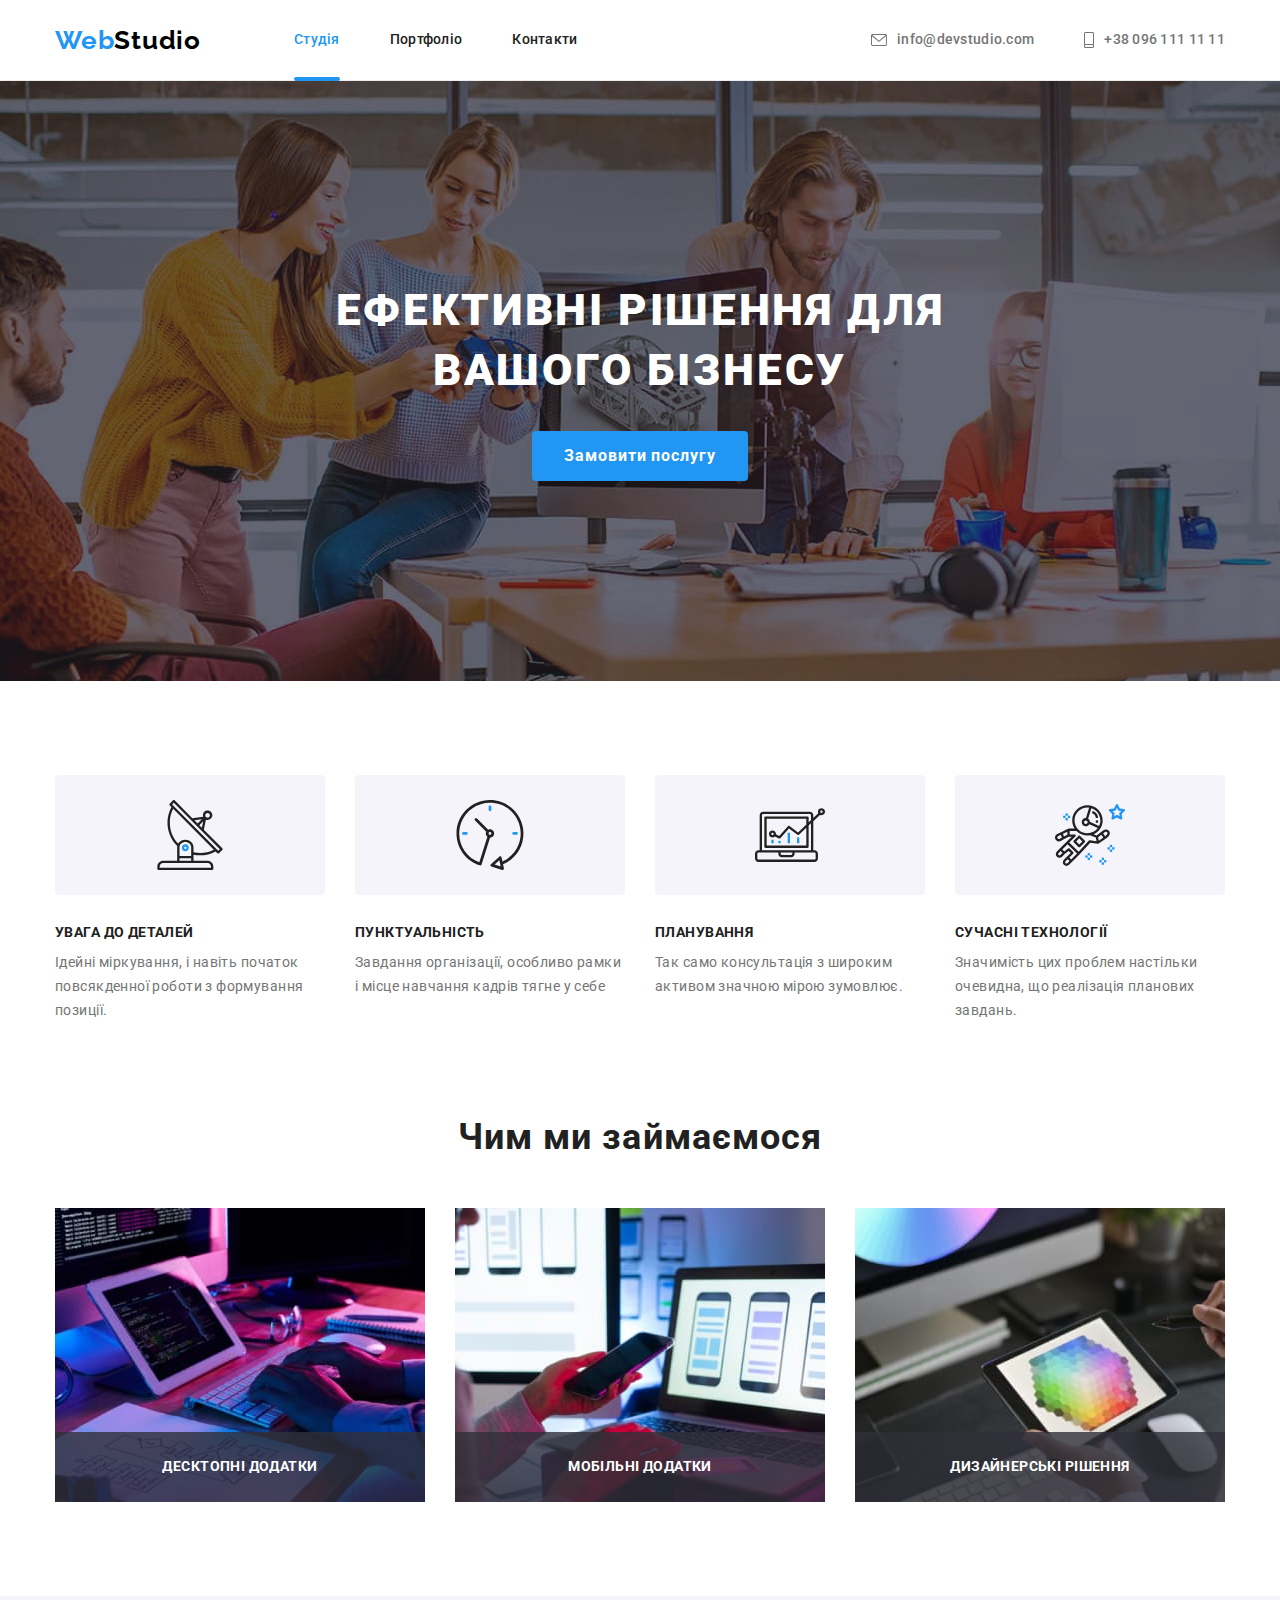
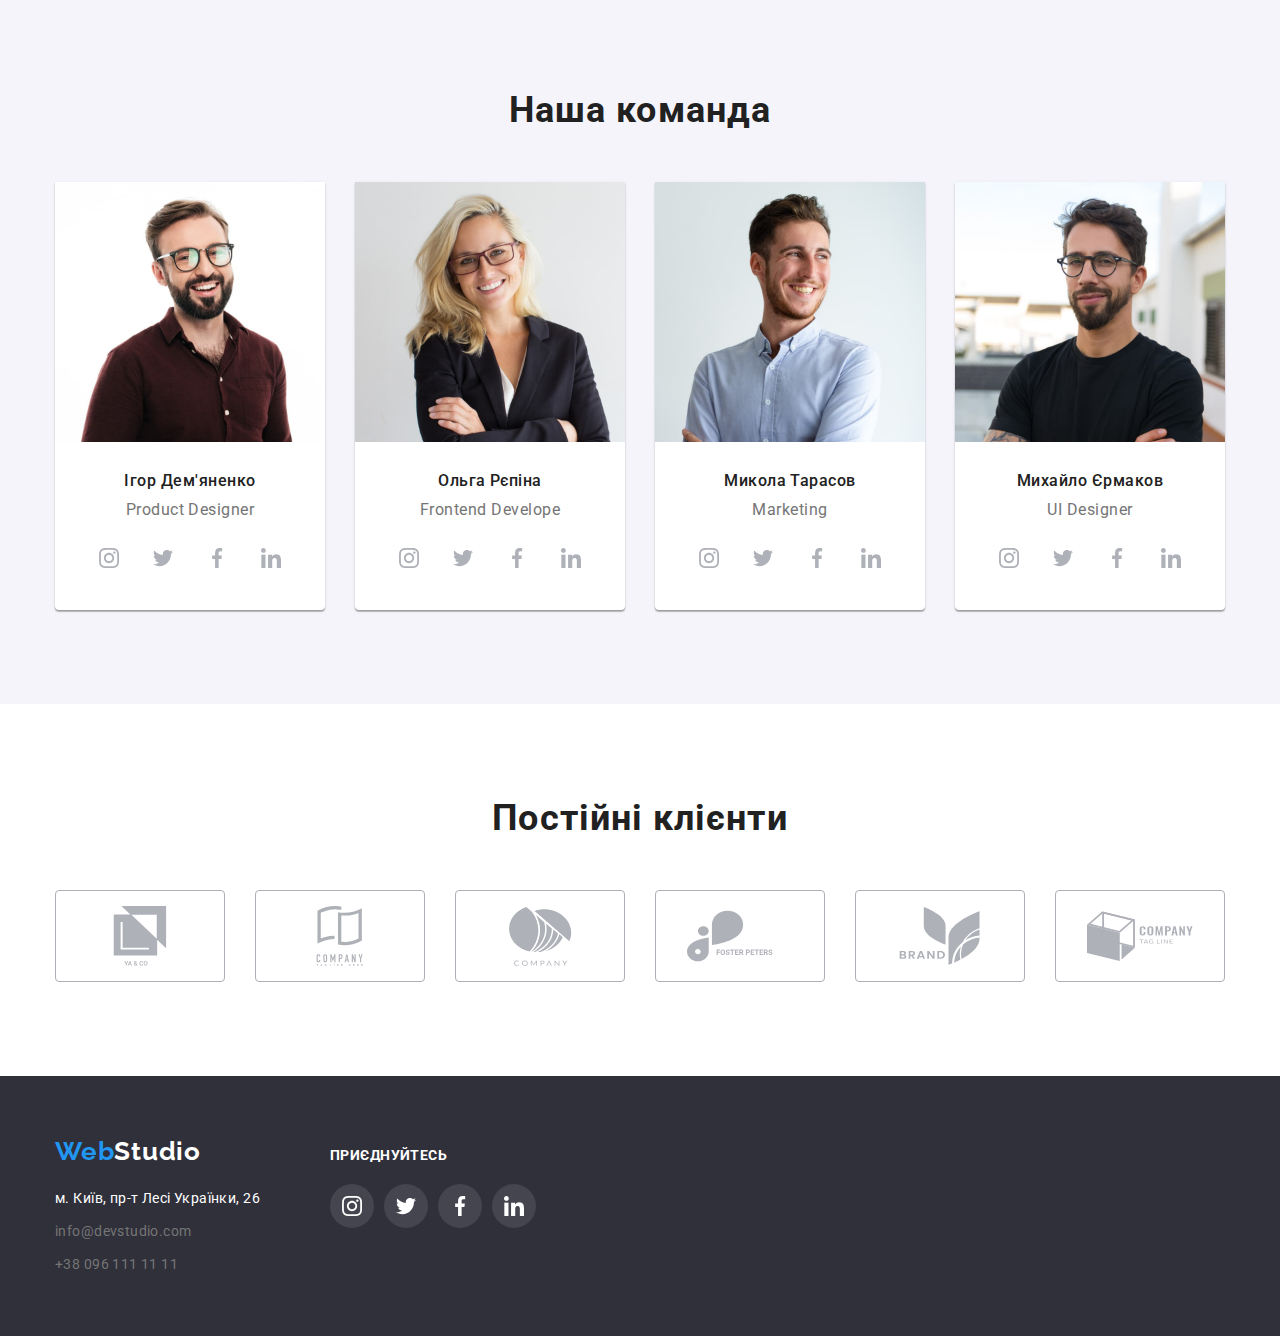
<file: index.html>
<!DOCTYPE html>
<html lang="en">

<head>
    <meta charset="UTF-8">
    <meta http-equiv="X-UA-Compatible" content="IE=edge">
    <meta name="viewport" content="width=device-width, initial-scale=1.0">
    <title>Document</title>
    <link rel="stylesheet" href="https://cdn.jsdelivr.net/npm/modern-normalize@1.1.0/modern-normalize.min.css">
    <link href="https://fonts.googleapis.com/css2?family=Raleway:wght@700&family=Roboto:wght@400;500;700;900&display=swap" rel="stylesheet">
    <link rel="stylesheet" href="./css/styles.css">

</head>

<body class="page">
    <!-- ____heaer____ -->
    <header class="header-border">
        <div class="container menu">
            <a href="./index.html" class="logo-oll"><span class="logo-blue">Web</span>Studio</a>
            <nav>

                <ul class="navigation-menu list">
                    <li class="navigation-menu-point"><a href="./index.html" class="navigation-link current">Студія</a></li>
                    <li><a href="./portfolio.html" class="navigation-link ">Портфоліо</a></li>
                    <li><a href="" class="navigation-link">Контакти</a></li>
                </ul>
            </nav>


            <ul class="contact-list list">

                <li class="contact-point">
                    <a href="mailto:info@devstudio.com" class="top-list top-mail">
                        <svg class="contact-svg " width="16" height="12">
                            <use href="./images/svg/symbol-defs.svg#icon-envelope"></use> 
                     </svg> info@devstudio.com
                    </a>
                </li>
                <li class="contact-point">

                    <a href="tel:++380961111111" class="top-list top-phone">
                        <svg class="contact-svg " width="10" height="16">
                            <use href="./images/svg/symbol-defs.svg#icon-phone"></use> 
                     </svg>+38 096 111 11 11
                    </a>
                </li>
            </ul>
        </div>


    </header>
    <main>


        <!-- __hero__ -->
        <section class="hero hero-bcg ">
            <div class="container  ">
                <h1 class="hero-title ">Ефективні рішення для <br> вашого бізнесу</h1>
                <button type="button " class="hero-button " data-modal-open>Замовити послугу</button>
            </div>
        </section>
        <!-- __features__ -->
        <section class="section">

            <div class="container">
                <h2 class="visible">Особливості</h2>
                <ul class="features list ">
                    <li class="features-item">
                        <div class="features-svg">
                            <svg class="" width="70" height="70">
                            <use href="./images/svg/symbol-defs.svg#icon-antenna-1"></use> 
                        </svg>
                        </div>
                        <h3 class="features-title ">УВАГА ДО ДЕТАЛЕЙ</h3>
                        <p class="features-text ">Ідейні міркування, і навіть початок повсякденної роботи з формування позиції.</p>
                    </li>
                    <li class="features-item">
                        <div class="features-svg">
                            <svg class="" width="70" height="70">
                            <use href="./images/svg/symbol-defs.svg#icon-clock-1"></use> 
                        </svg>
                        </div>
                        <h3 class="features-title ">ПУНКТУАЛЬНІСТЬ</h3>
                        <p class="features-text ">Завдання організації, особливо рамки і місце навчання кадрів тягне у себе</p>
                    </li>
                    <li class="features-item">
                        <div class="features-svg">
                            <svg class="" width="70" height="70">
                            <use href="./images/svg/symbol-defs.svg#icon-laptop"></use> 
                        </svg>
                        </div>
                        <h3 class="features-title ">ПЛАНУВАННЯ</h3>
                        <p class="features-text ">Так само консультація з широким активом значною мірою зумовлює.</p>
                    </li>
                    <li class="features-item">
                        <div class="features-svg">
                            <svg class="" width="70" height="70">
                            <use href="./images/svg/symbol-defs.svg#icon-astronaut-1"></use> 
                        </svg>
                        </div>
                        <h3 class="features-title ">СУЧАСНІ ТЕХНОЛОГІЇ</h3>
                        <p class="features-text ">Значимість цих проблем настільки очевидна, що реалізація планових завдань.</p>
                    </li>

                </ul>
            </div>
        </section>
        <!-- __projects__ -->
        <section class="projects section ">
            <div class="container">
                <h2 class="projects-title ">Чим ми займаємося</h2>
                <ul class="list projects-list ">
                    <li class="project-item ">
                        <div class="project-item-wrapper">
                            <img src="./images/box1.jpg" alt="close-up-image-programer-working-his-desk-office " width="370 ">
                            <p class="project-item-text overlay">Десктопні додатки</p>
                        </div>
                    </li>
                    <li class="project-item ">
                        <div class="project-item-wrapper">
                            <img src="./images/box2.jpg " alt="designers-are-developing-application-smartphones-interface-mobile-phones " width="370 ">
                            <p class="project-item-text overlay">Мобільні додатки</p>
                        </div>
                    </li>
                    <li class="project-item ">
                        <div class="project-item-wrapper">
                            <img src="./images/box3.jpg " alt="artist-web-design-with-working-colour-selection-graphic-tablett " width="370 ">
                            <p class="project-item-text overlay">Дизайнерські рішення</p>
                        </div>
                    </li>
                </ul>
            </div>

        </section>
        <!-- __team___ -->
        <section class="team section ">
            <div class="container ">
                <h2 class="team-title ">Наша команда</h2>
                <ul class="team-list list ">
                    <li class="card">
                        <img src="./images/img(2).jpg " alt="portrait_photo_Igor_Demyanenko " width="270 ">
                        <div class="box">
                            <h3 class="team-member ">Ігор Дем'яненко</h3>
                            <p class="team-position ">Product Designer</p>
                            <ul class="social-list list">
                                <li class="social-list-item">
                                    <a href="" class="social-list-link">
                                        <svg class="social-list-icon" width="20" height="20" aria-label="instagram" lang="en">
                                            <use href="./images/svg/symbol-defs.svg#icon-insta"></use>
                                        </svg>
                                    </a>
                                </li>
                                <li class="social-list-item">
                                    <a href="" class="social-list-link">
                                        <svg class="social-list-icon" width="20" height="20" aria-label="twitter" lang="en">
                                            <use href="./images/svg/symbol-defs.svg#icon-twitter-1"></use>
                                        </svg>
                                    </a>
                                </li>
                                <li class="social-list-item">
                                    <a href="" class="social-list-link">
                                        <svg class="social-list-icon" width="20" height="20" aria-label="facbeook" lang="en">
                                            <use href="./images/svg/symbol-defs.svg#icon-facebook-1"></use>
                                        </svg>
                                    </a>
                                </li>
                                <li class="social-list-item">
                                    <a href="" class="social-list-link">
                                        <svg class="social-list-icon" width="20" height="20" aria-label="linkein" lang="en">
                                            <use href="./images/svg/symbol-defs.svg#icon-linkedin-1"></use>
                                        </svg>
                                    </a>
                                </li>
                            </ul>
                        </div>
                    </li>

                    <li class="card">
                        <img src="./images/img(1).jpg " alt="portrait_photo_Olha_Repina " width="270 ">
                        <div class="box">
                            <h3 class="team-member ">Ольга Рєпіна</h3>
                            <p class="team-position ">Frontend Develope</p>
                            <ul class="social-list list">
                                <li class="social-list-item">
                                    <a href="" class="social-list-link">
                                        <svg class="social-list-icon" width="20" height="20" aria-label="instagram" lang="en">
                                            <use href="./images/svg/symbol-defs.svg#icon-insta"></use>
                                        </svg>
                                    </a>
                                </li>
                                <li class="social-list-item">
                                    <a href="" class="social-list-link">
                                        <svg class="social-list-icon" width="20" height="20" aria-label="twitter" lang="en">
                                            <use href="./images/svg/symbol-defs.svg#icon-twitter-1"></use>
                                        </svg>
                                    </a>
                                </li>
                                <li class="social-list-item">
                                    <a href="" class="social-list-link">
                                        <svg class="social-list-icon" width="20" height="20" aria-label="facbeook" lang="en">
                                            <use href="./images/svg/symbol-defs.svg#icon-facebook-1"></use>
                                        </svg>
                                    </a>
                                </li>
                                <li class="social-list-item">
                                    <a href="" class="social-list-link">
                                        <svg class="social-list-icon" width="20" height="20" aria-label="linkein" lang="en">
                                            <use href="./images/svg/symbol-defs.svg#icon-linkedin-1"></use>
                                        </svg>
                                    </a>
                                </li>
                            </ul>
                        </div>
                    </li>

                    <li class="card">
                        <img src=" ./images/img.jpg " alt="portrait_photo_Mykola_Tarasov " width="270 ">
                        <div class="box">
                            <h3 class="team-member ">Микола Тарасов</h3>
                            <p class="team-position ">Marketing</p>
                            <ul class="social-list list">
                                <li class="social-list-item">
                                    <a href="" class="social-list-link">
                                        <svg class="social-list-icon" width="20" height="20" aria-label="instagram" lang="en">
                                            <use href="./images/svg/symbol-defs.svg#icon-insta"></use>
                                        </svg>
                                    </a>
                                </li>
                                <li class="social-list-item">
                                    <a href="" class="social-list-link">
                                        <svg class="social-list-icon" width="20" height="20" aria-label="twitter" lang="en">
                                            <use href="./images/svg/symbol-defs.svg#icon-twitter-1"></use>
                                        </svg>
                                    </a>
                                </li>
                                <li class="social-list-item">
                                    <a href="" class="social-list-link">
                                        <svg class="social-list-icon" width="20" height="20" aria-label="facbeook" lang="en">
                                            <use href="./images/svg/symbol-defs.svg#icon-facebook-1"></use>
                                        </svg>
                                    </a>
                                </li>
                                <li class="social-list-item">
                                    <a href="" class="social-list-link">
                                        <svg class="social-list-icon" width="20" height="20" aria-label="linkein" lang="en">
                                            <use href="./images/svg/symbol-defs.svg#icon-linkedin-1"></use>
                                        </svg>
                                    </a>
                                </li>
                            </ul>
                        </div>
                    </li>

                    <li class="card">
                        <img src="./images/img(3).jpg " alt="portrait_photo_Mykhaylo_Ermakov " width="270 ">
                        <div class="box">
                            <h3 class="team-member ">Михайло Єрмаков</h3>
                            <p class="team-position ">UI Designer</p>
                            <ul class="social-list list">
                                <li class="social-list-item">
                                    <a href="" class="social-list-link">
                                        <svg class="social-list-icon" width="20" height="20" aria-label="instagram" lang="en">
                                            <use href="./images/svg/symbol-defs.svg#icon-insta"></use>
                                        </svg>
                                    </a>
                                </li>
                                <li class="social-list-item">
                                    <a href="" class="social-list-link">
                                        <svg class="social-list-icon" width="20" height="20" aria-label="twitter" lang="en">
                                            <use href="./images/svg/symbol-defs.svg#icon-twitter-1"></use>
                                        </svg>
                                    </a>
                                </li>
                                <li class="social-list-item">
                                    <a href="" class="social-list-link">
                                        <svg class="social-list-icon" width="20" height="20" aria-label="facbeook" lang="en">
                                            <use href="./images/svg/symbol-defs.svg#icon-facebook-1"></use>
                                        </svg>
                                    </a>
                                </li>
                                <li class="social-list-item">
                                    <a href="" class="social-list-link">
                                        <svg class="social-list-icon" width="20" height="20" aria-label="linkein" lang="en">
                                            <use href="./images/svg/symbol-defs.svg#icon-linkedin-1"></use>
                                        </svg>
                                    </a>
                                </li>
                            </ul>
                        </div>
                    </li>
                </ul>
            </div>
        </section>
        <!-- __clients___ -->
        <section class="section">
            <div class="container">
                <h2 class="client-title">Постійні клієнти</h2>
                <ul class="client-list list">
                    <li class="client-point">
                        <a href="" class="client-list-link">
                            <svg class="client-list-icon" width="106" height="60">
                        <use href="./images/svg/symbol-defs.svg#icon-client_ya_co"></use>
                    </svg>
                        </a>
                    </li>
                    <li class="client-point">
                        <a href="" class="client-list-link">
                            <svg class="client-list-icon" width="106" height="60">
                        <use href="./images/svg/symbol-defs.svg#icon-client2_tagline-here"></use>
                    </svg>
                        </a>
                    </li>
                    <li class="client-point">
                        <a href="" class="client-list-link">
                            <svg class="client-list-icon" width="106" height="60">
                        <use href="./images/svg/symbol-defs.svg#icon-client_company"></use>
                    </svg>
                        </a>
                    </li>
                    <li class="client-point">
                        <a href="" class="client-list-link">
                            <svg class="client-list-icon" width="106" height="60">
                        <use href="./images/svg/symbol-defs.svg#icon-client-foster"></use>
                    </svg>
                        </a>
                    </li>
                    <li class="client-point">
                        <a href="" class="client-list-link">
                            <svg class="client-list-icon" width="106" height="60">
                        <use href="./images/svg/symbol-defs.svg#icon-client_brand"></use>
                    </svg>
                        </a>
                    </li>
                    <li class="client-point">
                        <a href="" class="client-list-link">
                            <svg class="client-list-icon" width="106" height="60">
                        <use href="./images/svg/symbol-defs.svg#icon-client_company_tag_line"></use>
                    </svg>
                        </a>

                </ul>
            </div>
        </section>


    </main>
    <!-- ____footer____ -->
    <footer class="temporary-bcg footer ">

        <div class="container footer-box ">
            <div class="footer-contact footer-list ">
                <a href="./index.html " class="logo-footer "><span class="logo-blue ">Web</span>Studio</a>

                <address class="adress">
              <ul class="add-list list ">
                <li><a href="https://www.google.com/maps?q=%D0%BC.+%D0%9A%D0%B8%D1%97%D0%B2,+%D0%BF%D1%80-%D1%82+%D0%9B%D0%B5%D1%81%D1%96+%D0%A3%D0%BA%D1%80%D0%B0%D1%97%D0%BD%D0%BA%D0%B8,+26&um=1&ie=UTF-8&sa=X&ved=2ahUKEwjc1Y7t9KX6AhUMiYsKHZ-zAWIQ_AUoAXoECAEQAw
                " class="bottom-street ">м. Київ, пр-т Лесі Українки, 26</a></li>
                <li><a href="mailto:info@devstudio.com " class="list-bottom ">info@devstudio.com</a></li>
                <li><a href="tel:++380961111111 " class="list-bottom ">+38 096 111 11 11</a></li>
               </ul>
            
            </address>
            </div>

            <div class="social-link-footer">
                <h2 class="social-link-title">приєднуйтесь</h2>
                <ul class="social-list-footer list">
                    <li class="social-list-footer-item">
                        <a href="" class="social-list-footer-link">
                            <svg class="social-list-footer-icon" width="20" height="20" aria-label="instagram" lang="en">
                                            <use href="./images/svg/symbol-defs.svg#icon-insta"></use>
                            </svg>
                        </a>
                    </li>
                    <li class="social-list-footer-item">
                        <a href="" class="social-list-footer-link">
                            <svg class="social-list-footer-icon" width="20" height="20" aria-label="twitter" lang="en">
                                            <use href="./images/svg/symbol-defs.svg#icon-twitter-1"></use>
                            </svg>
                        </a>
                    </li>
                    <li class="social-list-footer-item">
                        <a href="" class="social-list-footer-link">
                            <svg class="social-list-footer-icon" width="20" height="20" aria-label="facbeook" lang="en">
                                            <use href="./images/svg/symbol-defs.svg#icon-facebook-1"></use>
                            </svg>
                        </a>
                    </li>
                    <li class="social-list-footer-item">
                        <a href="" class="social-list-footer-link">
                            <svg class="social-list-footer-icon" width="20" height="20" aria-label="linkein" lang="en">
                                            <use href="./images/svg/symbol-defs.svg#icon-linkedin-1"></use>
                            </svg>
                        </a>
                    </li>
                </ul>
            </div>
            </li>
            </ul>
        </div>

        </div>


    </footer>
    <!-- _____backrop_____ -->
    <div class="backdrop is-hidden" data-modal>
        <div class="modal">
            <button type="button" class="modal-close-btn" data-modal-close>
                <svg class="modal-close-icon" width="10" height="10">
                    <use href="./images/svg/symbol-defs.svg#icon-close"></use>
                </svg>
            </button>
        </div>
    </div>
    <script src="./modal.js/modal.js"></script>
</body>

</html>
</file>
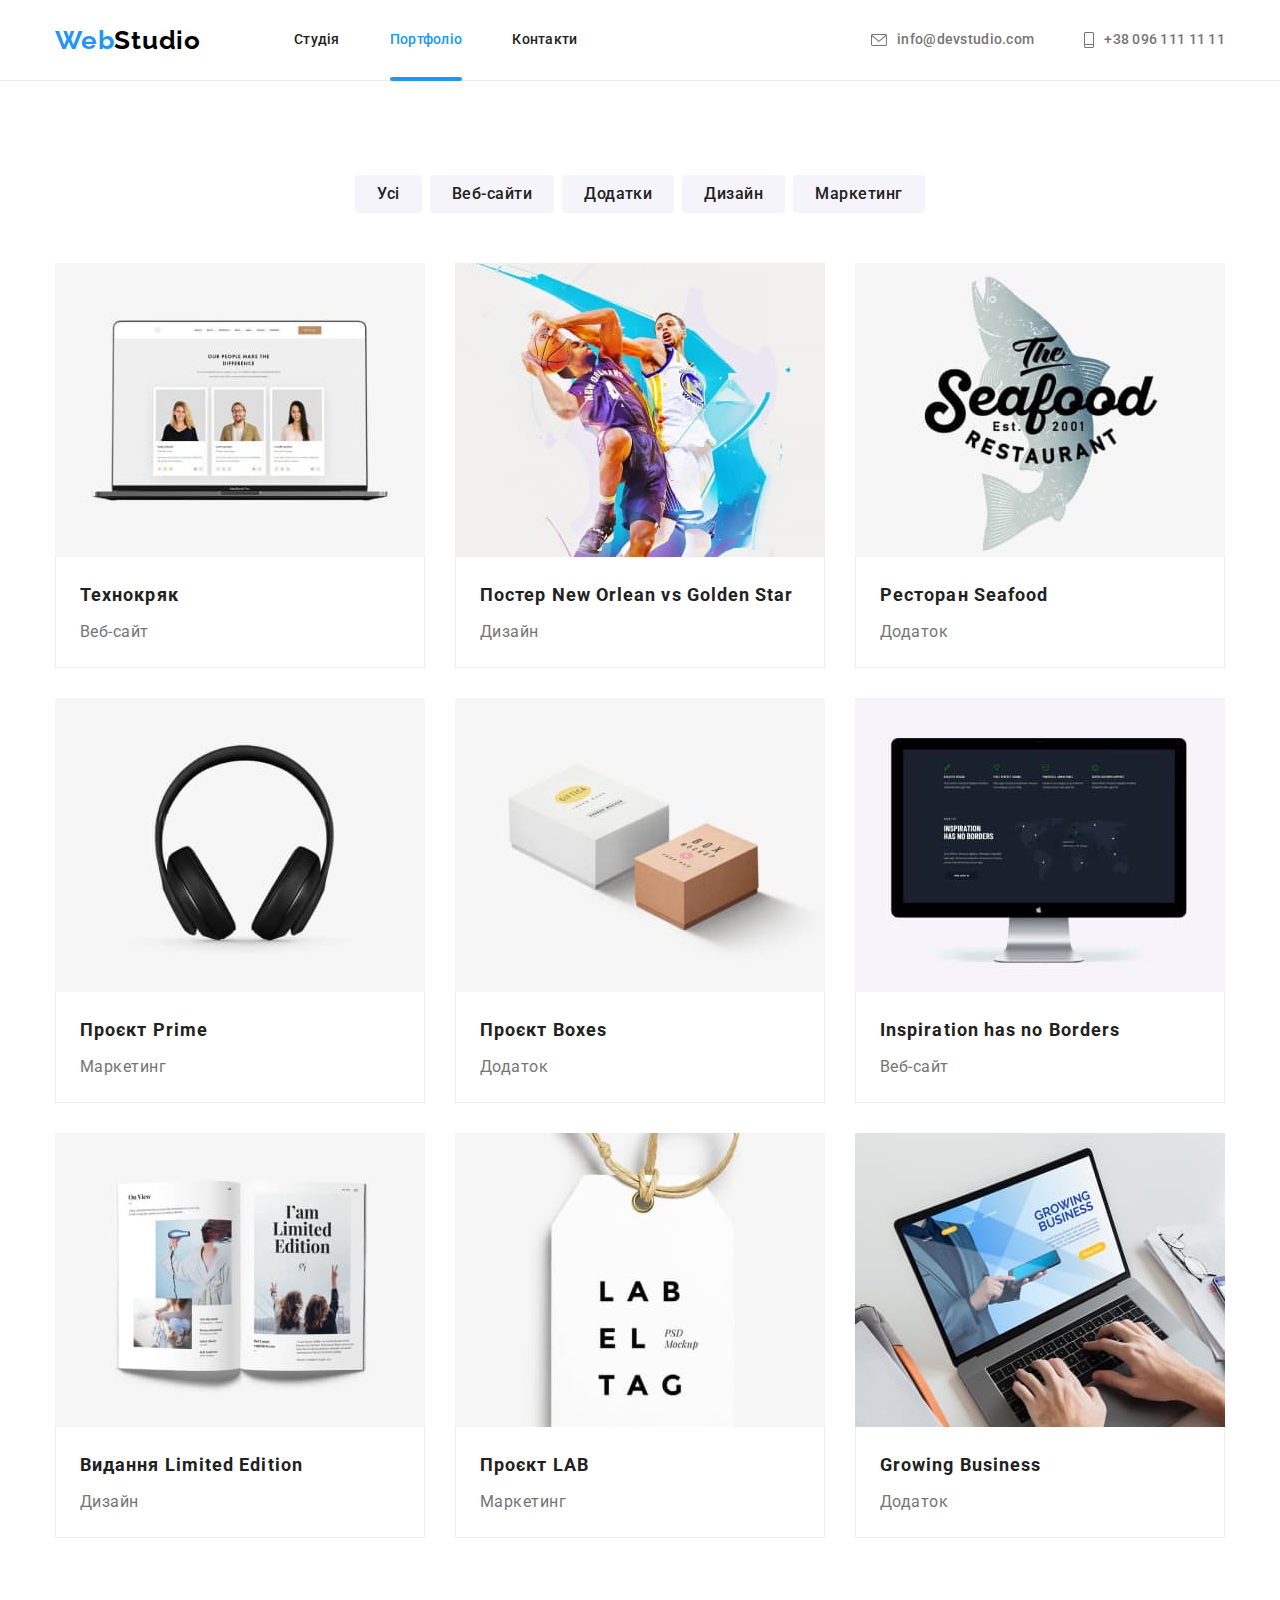
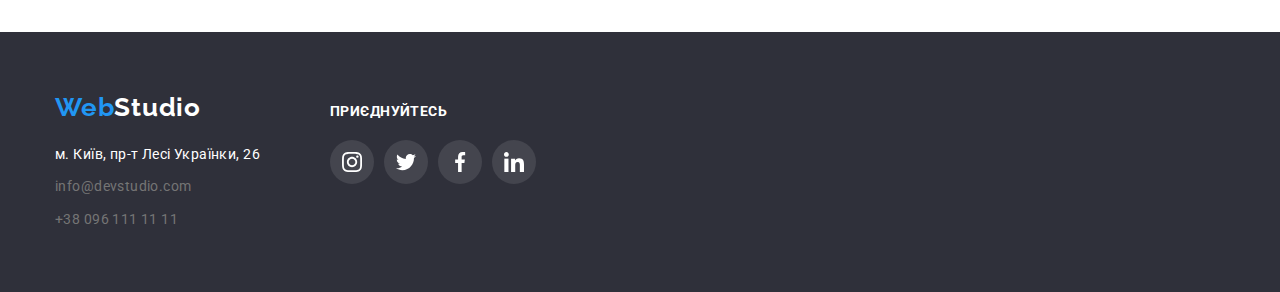
<file: portfolio.html>
<!DOCTYPE html>
<html lang="en">

<head>
    <meta charset="UTF-8">
    <meta http-equiv="X-UA-Compatible" content="IE=edge">
    <meta name="viewport" content="width=device-width, initial-scale=1.0">
    <title>Document</title>
    <link rel="stylesheet" href="https://cdn.jsdelivr.net/npm/modern-normalize@1.1.0/modern-normalize.min.css">
    <link href="https://fonts.googleapis.com/css2?family=Raleway:wght@700&family=Roboto:wght@400;500;700;900&display=swap" rel="stylesheet">
    <link rel="stylesheet" href="./css/styles.css">




</head>

<body class="page">
    <!-- ___header_____ -->
    <header class="header-border">
        <div class="container menu">
            <a href="./index.html" class="logo-oll"><span class="logo-blue">Web</span>Studio</a>
            <nav>

                <ul class="navigation-menu list">
                    <li><a href="./index.html" class="navigation-link ">Студія</a></li>
                    <li class="navigation-menu-point"><a href="./portfolio.html" class="navigation-link current">Портфоліо</a></li>
                    <li><a href="" class="navigation-link">Контакти</a></li>
                </ul>
            </nav>


            <ul class="contact-list list">

                <li class="contact-point">
                    <a href="mailto:info@devstudio.com" class="top-list top-mail">
                        <svg class="contact-svg " width="16" height="12">
                            <use href="./images/svg/symbol-defs.svg#icon-envelope"></use> 
                     </svg> info@devstudio.com
                    </a>
                </li>
                <li class="contact-point">

                    <a href="tel:++380961111111" class="top-list top-phone">
                        <svg class="contact-svg " width="10" height="16">
                            <use href="./images/svg/symbol-defs.svg#icon-phone"></use> 
                     </svg>+38 096 111 11 11
                    </a>
                </li>
            </ul>
        </div>


    </header>
    <!-- ______main____ -->
    <main>

        <section class="section">
            <div class="container">
                <h1 class="visible">portfolio</h1>

                <ul class="btn list">
                    <li><button type="button" class="primary-btn">Усі</button></li>
                    <li><button type="button" class="primary-btn">Веб-сайти</button></li>
                    <li><button type="button" class="primary-btn">Додатки</button></li>
                    <li><button type="button" class="primary-btn">Дизайн</button></li>
                    <li><button type="button" class="primary-btn">Маркетинг</button></li>
                </ul>

                <ul class="examples list">
                    <li class="examples-card">
                        <a href="" class="examples-link wrapper">
                            <div class="examples-link-overlay">
                                <img src="./images/portfolio/img.jpg" alt="portraits_of_3_people_on_a_laptop" width="370" height="294">
                                <p class="examples-link-text overlay">Ресурс пропонує комплексні пропозиції з різним рівнем функціоналу та сервісів. Все це дозволить відвідувачу отримати вичерпні відомості про компанію чи приватну особу.</p>
                            </div>
                            <div class="examples-box">
                                <h2 class="examples-title">Технокряк</h2>
                                <p class="examples-text">Веб-сайт</p>
                            </div>
                        </a>
                    </li>
                    <li class="examples-card">
                        <a href="" class="examples-link wrapper">
                            <div class="examples-link-overlay">
                                <img src="./images/portfolio/img2.jpg" alt="2_basketball_players_fight_for_the_ball" width="370" height="294">
                                <p class="examples-link-text overlay">Ресурс пропонує комплексні пропозиції з різним рівнем функціоналу та сервісів. Все це дозволить відвідувачу отримати вичерпні відомості про компанію чи приватну особу.</p>
                            </div>
                            <div class="examples-box">
                                <h2 class="examples-title">Постер New Orlean vs Golden Star</h2>
                                <p class="examples-text">Дизайн</p>
                            </div>
                        </a>
                    </li>
                    <li class="examples-card">
                        <a href="" class="examples-link wrapper">
                            <div class="examples-link-overlay">
                                <img src="./images/portfolio/img3.jpg" alt="seafood_restaurant_poster_with_fish_in_the_background" width="370" height="294">
                                <p class="examples-link-text overlay">Ресурс пропонує комплексні пропозиції з різним рівнем функціоналу та сервісів. Все це дозволить відвідувачу отримати вичерпні відомості про компанію чи приватну особу.</p>
                            </div>
                            <div class="examples-box">
                                <h2 class="examples-title">Ресторан Seafood</h2>
                                <p class="examples-text">Додаток</p>
                            </div>
                        </a>
                    </li>
                    <li class="examples-card">
                        <a href="" class="examples-link wrapper">
                            <div class="examples-link-overlay">
                                <img src="./images/portfolio/img4.jpg" alt="black_headphones" width="370" height="294">
                                <p class="examples-link-text overlay">Ресурс пропонує комплексні пропозиції з різним рівнем функціоналу та сервісів. Все це дозволить відвідувачу отримати вичерпні відомості про компанію чи приватну особу.</p>
                            </div>
                            <div class="examples-box">
                                <h2 class="examples-title">Проєкт Prime</h2>
                                <p class="examples-text">Маркетинг</p>
                            </div>
                        </a>
                    </li>
                    <li class="examples-card">
                        <a href="" class="examples-link wrapper">
                            <div class="examples-link-overlay">
                                <img src="./images/portfolio/img5.jpg" alt="white_and_brown_boxes" width="370" height="294">
                                <p class="examples-link-text overlay">Ресурс пропонує комплексні пропозиції з різним рівнем функціоналу та сервісів. Все це дозволить відвідувачу отримати вичерпні відомості про компанію чи приватну особу.</p>
                            </div>
                            <div class="examples-box">
                                <h2 class="examples-title">Проєкт Boxes</h2>
                                <p class="examples-text">Додаток</p>
                            </div>
                        </a>
                    </li>
                    <li class="examples-card">
                        <a href="" class="examples-link wrapper">
                            <div class="examples-link-overlay">
                                <img src="./images/portfolio/img6.jpg" alt="monitor_with_a_site_with_an_interactive_map" width="370" height="294">
                                <p class="examples-link-text overlay">Ресурс пропонує комплексні пропозиції з різним рівнем функціоналу та сервісів. Все це дозволить відвідувачу отримати вичерпні відомості про компанію чи приватну особу.</p>
                            </div>
                            <div class="examples-box">
                                <h2 class="examples-title">Inspiration has no Borders</h2>
                                <p class="examples-text">Веб-сайт</p>
                            </div>
                        </a>
                    </li>
                    <li class="examples-card">
                        <a href="" class="examples-link wrapper">
                            <div class="examples-link-overlay">
                                <img src="./images/portfolio/img7.jpg" alt="open_magazine_with_photo_and_article" width="370" height="294">
                                <p class="examples-link-text overlay">Ресурс пропонує комплексні пропозиції з різним рівнем функціоналу та сервісів. Все це дозволить відвідувачу отримати вичерпні відомості про компанію чи приватну особу.</p>
                            </div>
                            <div class="examples-box">
                                <h2 class="examples-title">Видання <span lang="en">Limited Edition</span></h2>
                                <p class="examples-text">Дизайн</p>
                            </div>
                        </a>
                    </li>
                    <li class="examples-card">
                        <a href="" class="examples-link wrapper">
                            <div class="examples-link-overlay">
                                <img src="./images/portfolio/img8.jpg" alt="a_label_with_an_inscription_on_a_rope" width="370" height="294">
                                <p class="examples-link-text overlay">Ресурс пропонує комплексні пропозиції з різним рівнем функціоналу та сервісів. Все це дозволить відвідувачу отримати вичерпні відомості про компанію чи приватну особу.</p>
                            </div>
                            <div class="examples-box">
                                <h2 class="examples-title">Проєкт LAB</h2>
                                <p class="examples-text">Маркетинг</p>
                            </div>
                        </a>
                    </li>
                    <li class="examples-card">
                        <a href="" class="examples-link wrapper">
                            <div class="examples-link-overlay">
                                <img src="./images/portfolio/img9.jpg" alt="a_man_with_a_tablet_in_his_hand_on_a_laptop_screen" width="370" height="294">
                                <p class="examples-link-text overlay">Ресурс пропонує комплексні пропозиції з різним рівнем функціоналу та сервісів. Все це дозволить відвідувачу отримати вичерпні відомості про компанію чи приватну особу.</p>
                            </div>
                            <div class="examples-box">
                                <h2 class="examples-title">Growing Business</h2>
                                <p class="examples-text">Додаток</p>
                            </div>
                        </a>
                    </li>
                </ul>
            </div>
        </section>
    </main>

    <footer class="temporary-bcg footer ">

        <div class="container footer-box ">
            <div class="footer-contact footer-list ">
                <a href="./index.html " class="logo-footer "><span class="logo-blue ">Web</span>Studio</a>

                <address class="adress">
              <ul class="add-list list ">
                <li><a href="https://www.google.com/maps?q=%D0%BC.+%D0%9A%D0%B8%D1%97%D0%B2,+%D0%BF%D1%80-%D1%82+%D0%9B%D0%B5%D1%81%D1%96+%D0%A3%D0%BA%D1%80%D0%B0%D1%97%D0%BD%D0%BA%D0%B8,+26&um=1&ie=UTF-8&sa=X&ved=2ahUKEwjc1Y7t9KX6AhUMiYsKHZ-zAWIQ_AUoAXoECAEQAw
                " class="bottom-street ">м. Київ, пр-т Лесі Українки, 26</a></li>
                <li><a href="mailto:info@devstudio.com " class="list-bottom ">info@devstudio.com</a></li>
                <li><a href="tel:++380961111111 " class="list-bottom ">+38 096 111 11 11</a></li>
               </ul>
            
            </address>
            </div>

            <div class="social-link-footer">
                <h2 class="social-link-title">приєднуйтесь</h2>
                <ul class="social-list-footer list">
                    <li class="social-list-footer-item">
                        <a href="" class="social-list-footer-link">
                            <svg class="social-list-footer-icon" width="20" height="20" aria-label="instagram" lang="en">
                                            <use href="./images/svg/symbol-defs.svg#icon-insta"></use>
                            </svg>
                        </a>
                    </li>
                    <li class="social-list-footer-item">
                        <a href="" class="social-list-footer-link">
                            <svg class="social-list-footer-icon" width="20" height="20" aria-label="twitter" lang="en">
                                            <use href="./images/svg/symbol-defs.svg#icon-twitter-1"></use>
                            </svg>
                        </a>
                    </li>
                    <li class="social-list-footer-item">
                        <a href="" class="social-list-footer-link">
                            <svg class="social-list-footer-icon" width="20" height="20" aria-label="facbeook" lang="en">
                                            <use href="./images/svg/symbol-defs.svg#icon-facebook-1"></use>
                            </svg>
                        </a>
                    </li>
                    <li class="social-list-footer-item">
                        <a href="" class="social-list-footer-link">
                            <svg class="social-list-footer-icon" width="20" height="20" aria-label="linkein" lang="en">
                                            <use href="./images/svg/symbol-defs.svg#icon-linkedin-1"></use>
                            </svg>
                        </a>
                    </li>
                </ul>
            </div>
            </li>
            </ul>
        </div>

        </div>


    </footer>

</body>

</html>
</file>
<file: css/styles.css>
/* root */
    
     :root {
        --primary-text-color: #212121;
        --paragraph-text-color: #757575;
        --accent-color: #2196F3;
        --main-white-color: #ffffff;
        --bcg-black-color: #2F303A;
    }
    /* page */
    
    body {
        font-family: Roboto, sans-serif;
        color: var(--primary-text-color);
    }
    
    h1,
    h2,
    h3,
    h4,
    h5,
    h6,
    p {
        margin-top: 0;
        margin-bottom: 0;
    }
    
    ul,
    ol {
        margin-top: 0;
        margin-bottom: 0;
        padding-left: 0;
    }
    
    img {
        display: block;
        max-width: 100%;
        height: auto;
    }
    
    button {
        cursor: pointer;
    }
    
    .container {
        /* outline: solid tomato; */
        width: 1200px;
        margin-left: auto;
        margin-right: auto;
        padding-left: 15px;
        padding-right: 15px;
    }
    
    .section {
        padding-top: 94px;
        padding-bottom: 94px;
    }
    
    .list {
        list-style: none;
    }
    /* logo */
    
    .logo-oll {
        font-family: Raleway;
        font-weight: 700;
        font-size: 26px;
        line-height: 1.19;
        letter-spacing: 0.03em;
        text-decoration: none;
        color: #000000;
        margin-right: 93px;
    }
    
    .logo-blue {
        color: var(--accent-color);
    }
    /* header */
    
    .header-border {
        border-bottom: 1px solid #ECECEC;
    }
    
    .menu {
        display: flex;
        align-items: center;
    }
    
    .navigation-menu {
        display: flex;
        column-gap: 50px;
    }
    
    .navigation-link {
        padding: 32px 0;
        font-family: Roboto;
        font-weight: 500;
        font-size: 14px;
        line-height: 1.14;
        letter-spacing: 0.02em;
        color: var(--primary-text-color);
        text-decoration: none;
        display: block;
        transition-property: color;
        transition-duration: 250ms;
        transition-timing-function: cubic-bezier(0.4, 0, 0.2, 1);
    }
    
    .navigation-menu-point {
        position: relative;
    }
    
    .current {
        color: var(--accent-color);
    }
    
    .current::after {
        position: absolute;
        bottom: -1px;
        left: 0;
        content: "";
        display: block;
        background: #2196F3;
        border-radius: 2px;
        width: 100%;
        height: 4px;
    }
    
    .navigation-link:hover,
    .navigation-link:focus {
        color: var(--accent-color);
    }
    
    .contact-list {
        display: flex;
        column-gap: 50px;
        margin-left: auto;
    }
    
    .top-list {
        font-family: Roboto;
        font-weight: 500;
        font-size: 14px;
        line-height: 1.14;
        letter-spacing: 0.02em;
        color: var(--paragraph-text-color);
        text-decoration: none;
        display: flex;
        align-items: center;
        transition-property: color;
        transition-duration: 250ms;
        transition-timing-function: cubic-bezier(0.4, 0, 0.2, 1);
    }
    
    .top-list:hover,
    .top-list:focus {
        color: var(--accent-color);
    }
    /* _______________svg contact_________________ */
    
    .contact-svg {
        fill: var(--paragraph-text-color);
        margin-right: 10px;
        transition-property: fill;
        transition-duration: 250ms;
        transition-timing-function: cubic-bezier(0.4, 0, 0.2, 1);
        transition-delay: 0ms;
    }
    
    .top-list:hover .contact-svg,
    .top-list:focus .contact-svg {
        fill: var(--accent-color);
    }
    /*________________ index______________ */
    /*_______________ hero__________________ */
    
    .hero-bcg {
        max-width: 1600px;
        height: 600px;
        margin-left: auto;
        margin-right: auto;
        background-color: #C4C4C4;
        background-image: linear-gradient(rgba(47, 48, 58, 0.4), rgba(47, 48, 58, 0.4)), url(../images/hero-bcg.jpg);
        background-repeat: no-repeat;
        background-position: center;
        background-size: cover;
    }
    
    .hero {
        /* background-color: var(--bcg-black-color); */
        padding-top: 200px;
        padding-bottom: 200px;
    }
    
    .hero-title {
        width: 694px;
        margin: auto;
        font-weight: 900;
        font-size: 44px;
        line-height: 1.36;
        text-align: center;
        letter-spacing: 0.06em;
        text-transform: uppercase;
        color: var(--main-white-color);
    }
    
    .hero-button {
        font-family: inherit;
        font-weight: 700;
        font-size: 16px;
        line-height: 1.88;
        color: var(--main-white-color);
        text-align: center;
        letter-spacing: 0.06em;
        display: flex;
        align-items: center;
        background-color: var(--accent-color);
        border: none;
        border-radius: 4px;
        padding: 10px 32px;
        min-width: 216px;
        margin: auto;
        margin-top: 30px;
        transition-property: background-color, box-shadow, color;
        transition-duration: 250ms;
        transition-timing-function: cubic-bezier(0.4, 0, 0.2, 1);
    }
    
    .hero-button:hover,
    .hero-button:focus {
        color: var(--main-white-color);
        background-color: #188CE8;
        border-radius: 4px;
        box-shadow: 0px 4px 4px rgba(0, 0, 0, 0.15);
    }
    /*__________________ features _______________*/
    
    .features-item {
        width: 270px;
    }
    
    .visible {
        position: absolute;
        width: 1px;
        height: 1px;
        margin: -1px;
        border: 0;
        padding: 0;
        white-space: nowrap;
        clip-path: inset(100%);
        clip: rect(0 0 0 0);
        overflow: hidden;
    }
    
    .features {
        display: flex;
        column-gap: 30px;
    }
    
    .features-title {
        font-weight: 700;
        font-size: 14px;
        line-height: 1.14;
        letter-spacing: 0.03em;
        text-transform: uppercase;
        margin-bottom: 10px;
    }
    
    .features-text {
        font-size: 14px;
        line-height: 1.71;
        letter-spacing: 0.03em;
        color: var(--paragraph-text-color);
    }
    /* ___________features svg__________ */
    
    .features-svg {
        display: flex;
        width: 270px;
        height: 120px;
        margin-bottom: 30px;
        background: #F5F4FA;
        border-radius: 4px;
        justify-content: center;
        align-items: center;
    }
    
    .svg-list {
        display: flex;
        width: 270px;
        height: 120px;
        justify-content: center;
        align-items: center;
    }
    /*____________ projects_______________ */
    
    .projects {
        padding-top: 0;
    }
    
    .projects-title {
        font-weight: 700;
        font-size: 36px;
        line-height: 1.16;
        text-align: center;
        letter-spacing: 0.03em;
        margin-bottom: 50px;
    }
    
    .projects-list {
        display: flex;
        margin: auto;
        column-gap: 30px;
    }
    
    .project-item-wrapper {
        position: relative;
    }
    
    .project-item-text.overlay {
        position: absolute;
        bottom: 0;
        left: 0;
        width: 100%;
        height: 70px;
        overflow: auto;
        display: flex;
        justify-content: center;
        align-items: center;
        background-color: rgba(47, 48, 58, 0.8);
        font-weight: 700;
        font-size: 14px;
        line-height: 1.14;
        letter-spacing: 0.03em;
        text-transform: uppercase;
        color: #FFFFFF;
    }
    /* team */
    
    .team {
        background-color: #F5F4FA;
    }
    
    .card {
        box-shadow: 0px 1px 3px rgba(0, 0, 0, 0.12), 0px 1px 1px rgba(0, 0, 0, 0.14), 0px 2px 1px rgba(0, 0, 0, 0.2);
        border-radius: 0px 0px 4px 4px;
        background: #FFFFFF;
    }
    
    .box {
        padding-top: 30px;
        padding-bottom: 30px;
    }
    
    .team-list {
        display: flex;
        column-gap: 30px;
    }
    
    .team-title {
        font-weight: 700;
        font-size: 36px;
        line-height: 1.16;
        text-align: center;
        letter-spacing: 0.03em;
        margin-bottom: 50px;
    }
    
    .team-member {
        font-weight: 500;
        font-size: 16px;
        line-height: 1.18;
        text-align: center;
        letter-spacing: 0.03em;
        margin-bottom: 10px;
    }
    
    .team-position {
        font-size: 16px;
        line-height: 1.18;
        text-align: center;
        letter-spacing: 0.03em;
        color: var(--paragraph-text-color);
        margin-bottom: 16px;
    }
    /* ______________team svg__________ */
    
    .social-list {
        display: flex;
        justify-content: center;
        column-gap: 10px;
    }
    
    .social-list-link {
        display: flex;
        justify-content: center;
        align-items: center;
        width: 44px;
        height: 44px;
        border-radius: 50%;
        transition-property: background-color;
        transition-duration: 250ms;
        transition-timing-function: cubic-bezier(0.4, 0, 0.2, 1);
    }
    
    .social-list-icon {
        fill: #AFB1B8;
        transition-property: fill;
        transition-duration: 250ms;
        transition-timing-function: cubic-bezier(0.4, 0, 0.2, 1);
        transition-delay: 0ms;
    }
    
    .social-list-link:hover,
    .social-list-link:focus {
        background-color: #2196F3;
    }
    
    .social-list-link:hover .social-list-icon,
    .social-list-link:focus .social-list-icon {
        fill: #FFFFFF;
    }
    /* ______________clients____________ */
    
    .client-title {
        font-weight: 700;
        font-size: 36px;
        line-height: 1.16;
        text-align: center;
        letter-spacing: 0.03em;
        margin-bottom: 50px;
    }
    
    .client-list {
        display: flex;
        column-gap: 30px;
    }
    
    .client-list-link {
        width: 170px;
        height: 92px;
        border: 1px solid #AFB1B8;
        border-radius: 4px;
        display: flex;
        justify-content: center;
        align-items: center;
        transition-property: borer;
        transition-duration: 250ms;
        transition-timing-function: cubic-bezier(0.4, 0, 0.2, 1);
    }
    
    .client-list-link:hover,
    .client-list-link:focus {
        border: 1px solid #2196F3;
        border-radius: 4px;
    }
    
    .client-list-icon {
        fill: #AFB1B8;
        transition-property: fill;
        transition-duration: 250ms;
        transition-timing-function: cubic-bezier(0.4, 0, 0.2, 1);
        transition-delay: 0ms;
    }
    
    .client-list-link:hover .client-list-icon,
    .client-list-link:focus .client-list-icon {
        fill: #2196F3;
    }
    /*_____________ _____portfolio _______________________*/
    
    .btn {
        display: flex;
        justify-content: center;
        margin-bottom: 50px;
    }
    
    .btn>li:not(:last-child) {
        margin-right: 8px;
    }
    
    .primary-btn {
        font-family: Roboto;
        font-weight: 500;
        font-size: 16px;
        background-color: #F5F4FA;
        line-height: 1.62;
        color: var(--primary-text-color);
        text-align: center;
        letter-spacing: 0.03em;
        border: none;
        border-radius: 4px;
        cursor: pointer;
        padding-top: 6px;
        padding-bottom: 6px;
        padding-left: 22px;
        padding-right: 22px;
        transition-property: background-color, box-shadow, color;
        transition-duration: 250ms;
        transition-timing-function: cubic-bezier(0.4, 0, 0.2, 1);
    }
    
    .primary-btn:hover,
    .primary-btn:focus {
        color: var(--main-white-color);
        background-color: #2196F3;
        box-shadow: 0px 3px 1px rgba(0, 0, 0, 0.1), 0px 1px 2px rgba(0, 0, 0, 0.08), 0px 2px 2px rgba(0, 0, 0, 0.12);
        border-radius: 4px;
        padding-left: 22px;
        padding-right: 22px;
        padding-top: 6px;
        padding-bottom: 6px;
    }
    /*_______________ examples____________________ */
    
    .examples-box {
        padding-left: 24px;
        padding-right: 24px;
        padding-top: 20px;
        padding-bottom: 20px;
        display: flex;
        flex-direction: column;
        row-gap: 4px;
        border-left: 1px solid #EEEEEE;
        border-right: 1px solid #EEEEEE;
        border-bottom: 1px solid #EEEEEE;
    }
    
    .examples {
        display: flex;
        flex-wrap: wrap;
        gap: 30px;
    }
    
    .examples-link {
        width: 370px;
        display: block;
        text-decoration: none;
        transition-property: background-color, box-shadow;
        transition-duration: 250ms;
        transition-timing-function: cubic-bezier(0.4, 0, 0.2, 1);
    }
    
    .examples-link:hover,
    .examples-link:focus {
        background: #FFFFFF;
        box-shadow: 0px 1px 1px rgba(0, 0, 0, 0.12), 0px 4px 4px rgba(0, 0, 0, 0.06), 1px 4px 6px rgba(0, 0, 0, 0.16);
    }
    
    .examples-title {
        font-weight: 700;
        font-size: 18px;
        line-height: 2;
        letter-spacing: 0.06em;
        color: var(--primary-text-color);
    }
    
    .examples-text {
        font-size: 16px;
        line-height: 1.87;
        letter-spacing: 0.03em;
        color: var(--paragraph-text-color);
    }
    
    .examples-link-overlay {
        position: relative;
        overflow: hidden;
    }
    
    .examples-link-text.overlay {
        position: absolute;
        top: 1px;
        left: 0;
        width: 100%;
        height: 100%;
        font-size: 18px;
        line-height: 1.55;
        letter-spacing: 0.03em;
        padding-top: 63px;
        padding-left: 24px;
        padding-bottom: 63px;
        padding-right: 24px;
        color: #FFFFFF;
        background-color: rgba(33, 150, 243, 0.9);
        overflow: auto;
        transform: translateY(100%);
        transition-property: transform;
        transition-duration: 250ms;
        transition-timing-function: cubic-bezier(0.4, 0, 0.2, 1);
    }
    
    .examples-link.wrapper:hover .overlay,
    .examples-link.wrapper:focus .overlay {
        transform: translateY(0%);
    }
    /*______________ footer_______________________ */
    
    .footer {
        padding-top: 60px;
        padding-bottom: 60px;
    }
    
    .temporary-bcg {
        background-color: var(--bcg-black-color);
    }
    
    .logo-footer {
        display: block;
        margin-bottom: 20px;
        font-family: Raleway;
        font-weight: 700;
        font-size: 26px;
        line-height: 1.19;
        letter-spacing: 0.03em;
        text-decoration: none;
        color: var(--main-white-color);
    }
    
    .add-list {
        font-style: normal;
        font-size: 14px;
        line-height: 1.71;
        letter-spacing: 0.03em;
    }
    
    .add-list>li:not(:last-child) {
        margin-bottom: 9px;
    }
    
    .bottom-street {
        color: var(--main-white-color);
        text-decoration: none;
        transition-property: color;
        transition-duration: 250ms;
        transition-timing-function: cubic-bezier(0.4, 0, 0.2, 1);
    }
    
    .bottom-street:hover,
    .bottom-street:focus {
        color: var(--accent-color);
    }
    
    .list-bottom {
        color: var(--paragraph-text-color);
        text-decoration: none;
        transition-property: color;
        transition-duration: 250ms;
        transition-timing-function: cubic-bezier(0.4, 0, 0.2, 1);
    }
    
    .list-bottom:hover,
    .list-bottom:focus {
        color: var(--accent-color);
    }
    
    .footer-box {
        display: flex;
        align-items: baseline;
    }
    
    .social-list-footer {
        display: flex;
    }
    
    .footer-list {
        margin-right: 70px;
    }
    
    .social-link-title {
        margin-bottom: 20px;
        font-weight: 700;
        font-size: 14px;
        line-height: 1.14;
        letter-spacing: 0.03em;
        text-transform: uppercase;
        color: #FFFFFF;
    }
    
    .social-list-footer {
        display: flex;
        justify-content: center;
        column-gap: 10px;
    }
    
    .social-list-footer-link {
        display: flex;
        justify-content: center;
        align-items: center;
        width: 44px;
        height: 44px;
        border-radius: 50%;
        background-color: rgba(255, 255, 255, 0.1);
        transition-property: background-color;
        transition-duration: 250ms;
        transition-timing-function: cubic-bezier(0.4, 0, 0.2, 1);
    }
    
    .social-list-footer-icon {
        fill: #FFFFFF;
    }
    
    .social-list-footer-link:hover,
    .social-list-footer-link:focus {
        background-color: #2196F3;
    }
    /* _______backrop______ */
    
    .backdrop {
        position: fixed;
        top: 0;
        left: 0;
        z-index: 9999;
        width: 100%;
        height: 100%;
        background: rgba(0, 0, 0, 0.2);
        transition-duration: 250ms;
        transition-timing-function: cubic-bezier(0.4, 0, 0.2, 1);
    }
    
    .backdrop.is-hidden {
        opacity: 0;
        visibility: hidden;
        pointer-events: none;
    }
    /* _____modal-window */
    
    .modal {
        position: absolute;
        top: 50%;
        left: 50%;
        transform: translate(-50%, -50%);
        width: 528px;
        height: 581px;
        background-color: #FFFFFF;
        box-shadow: 0px 1px 3px rgba(0, 0, 0, 0.12), 0px 1px 1px rgba(0, 0, 0, 0.14), 0px 2px 1px rgba(0, 0, 0, 0.2);
        border-radius: 4px;
    }
    
    .modal-close-btn {
        position: absolute;
        top: 8px;
        right: 8px;
        display: flex;
        justify-content: center;
        align-items: center;
        width: 30px;
        height: 30px;
        padding: 0;
        background-color: transparent;
        border: 1px solid rgba(0, 0, 0, 0.1);
        border-radius: 50%;
    }
</file>
